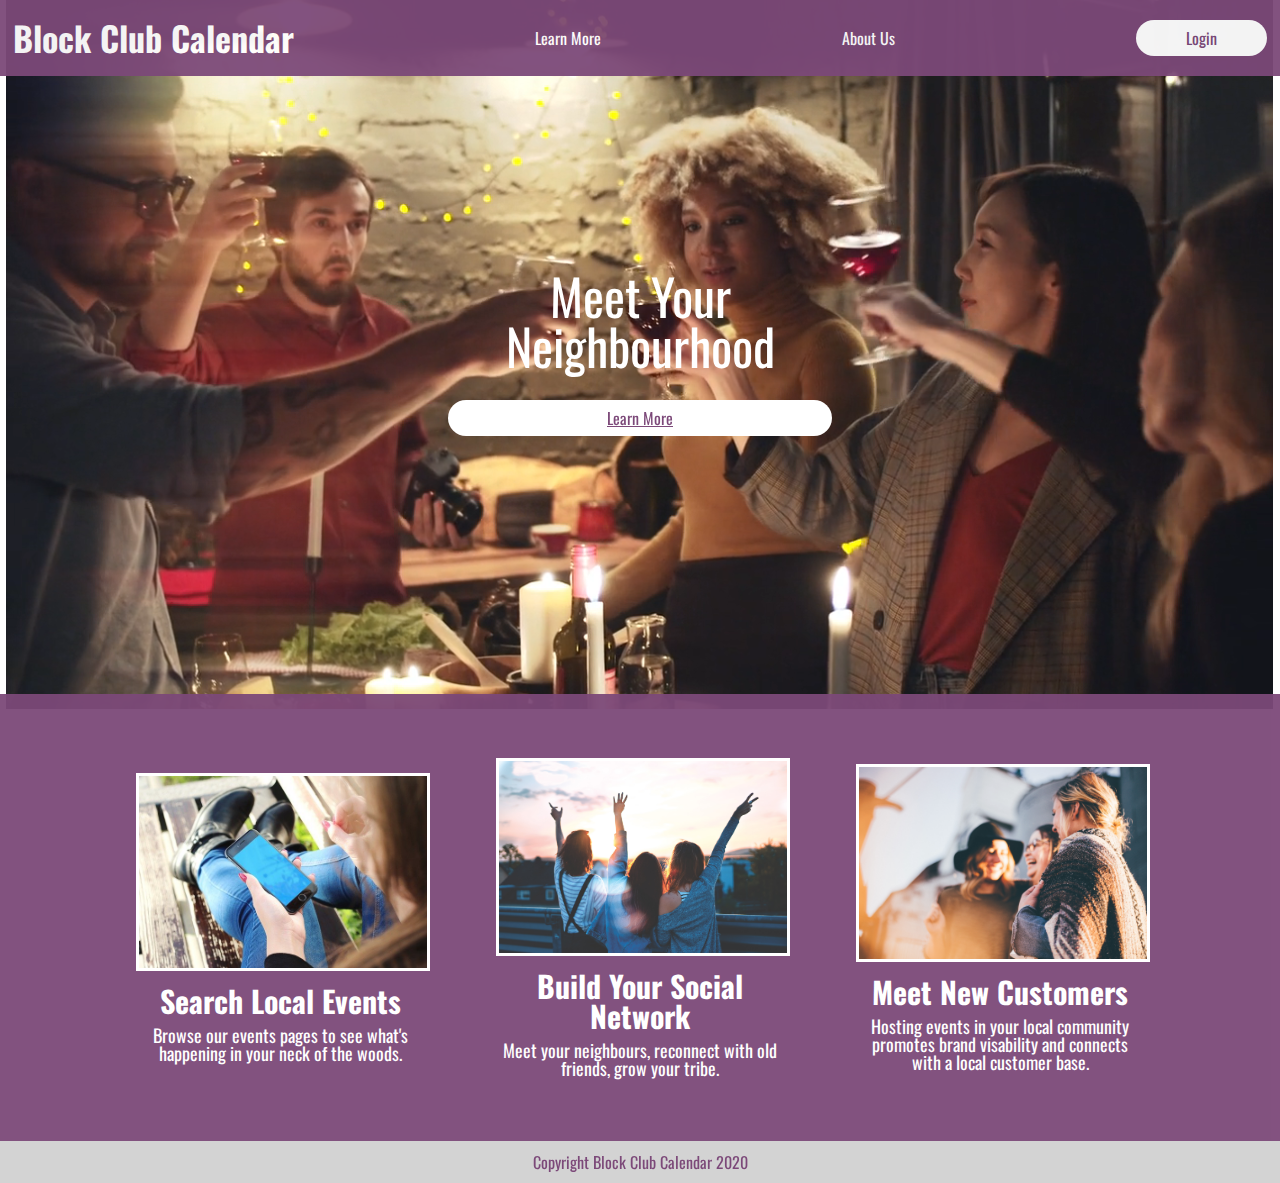
<file: index.html>
<!DOCTYPE html>
<html lang="en">
<head>
    <meta charset="UTF-8">
    <meta name="viewport" content="width=device-width, initial-scale=1.0">
    
    <title>Block Club Calendar</title>

    <link href="css/index.css" rel="stylesheet">

    <link href="https://fonts.googleapis.com/css?family=Oswald&display=swap" rel="stylesheet">

</head>

<body>

        <nav>
           
              <a href="index.html" id="logo">Block Club Calendar</a>
              <a href="#learn_more">Learn More</a>
              <a href="about-us.html">About Us</a>
              <a href="https://front-end-beta.now.sh/" id="button"> Login </a>
                
        </nav>   
  

<div class="main-container"> 

        <header> 
            <div class="content-div">
                <h2>Meet Your Neighbourhood</h2>
                <a href="#learn_more" class=button> Learn More </a>
                </div>

            <video id="videoBG" poster = "Video/poster.png" autoplay muted loop>
                    <source src="Video/stock_video_neighbours .mp4" type="video/mp4">
            </video>

           
        </header>


        <section class=benefits-flex id="learn_more"> 
                    
                    <div>
                        <img src="images/woman_holding_iphone.jpg" alt="woman holding iphone">
                        <h3>Search Local Events</h3>
                        <p>Browse our events pages to see what's happening in your neck of the woods.</p>
                    </div>
                    
                    <div>
                        <img src="images/simon-maage-tXiMrX3Gc-g-unsplash.jpg" alt="friends together">
                        <h3>Build Your Social Network</h3>
                        <p> Meet your neighbours, reconnect with old friends, grow your tribe. </p>
                    </div>
                    
                    <div>
                        <img src="images/new_friends.jpg" alt="community meeting">   
                        <h3>Meet New Customers</h3>
                        <p>Hosting events in your local community promotes brand visability 
                         and connects with a local customer base. </p>
                    </div>           
        
            </section>      


       <!--<section class="feature-box-1">
            
            <img src="images/new_friends.jpg" alt="">
            
            <div class="feature-div">
                <h2>Feature #1</h2>
                <p>
                    They say everything looks better with odd numbers of things. 
                    But sometimes I put even numbers—just to upset the critics. 
                    Let's build some happy little clouds up here. 
                    Painting should do one thing. It should put happiness in your heart. 
                    All you have to learn here is how to have fun. 
                    If there's two big trees invariably sooner or later there's gonna be a little tree.
                
                </p>
        </div> --> 
            
        


        



</div>

    
</body>

<footer>
    
    Copyright Block Club Calendar 2020 

</footer>
</html>
</file>
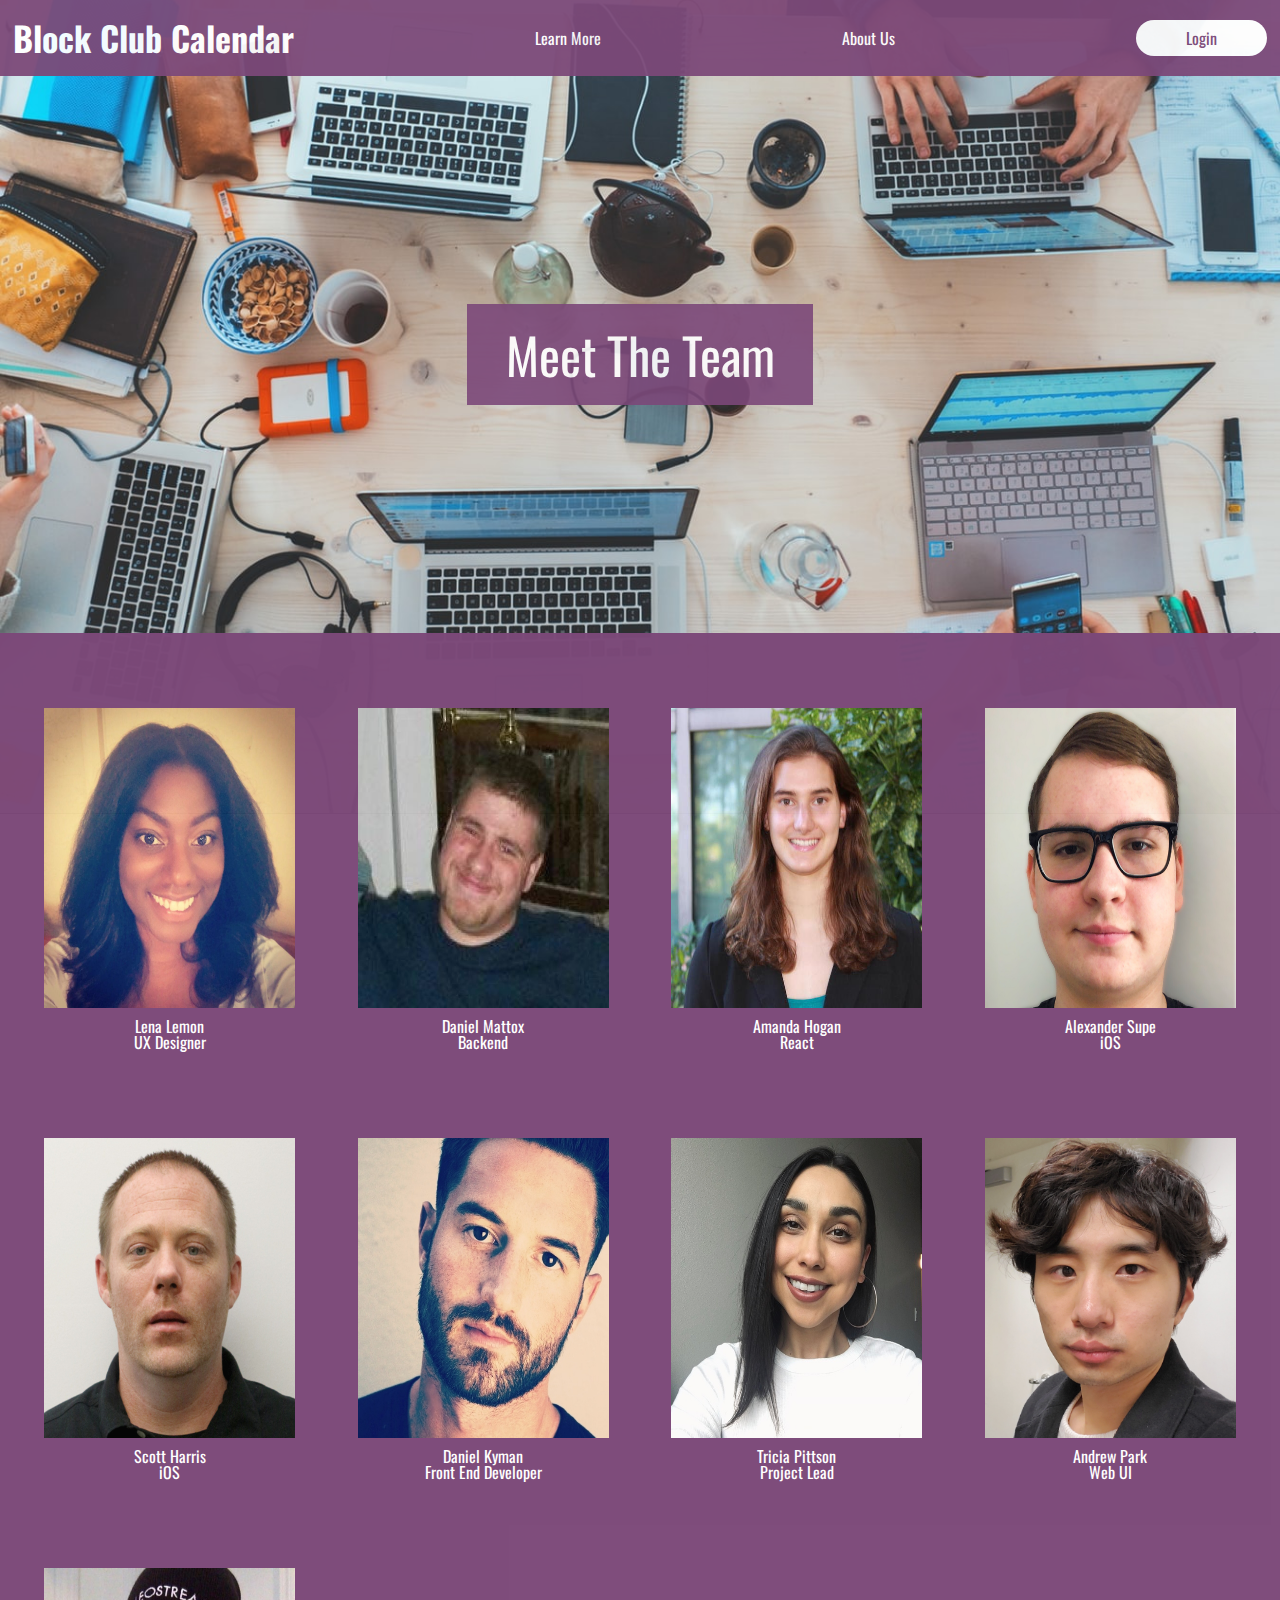
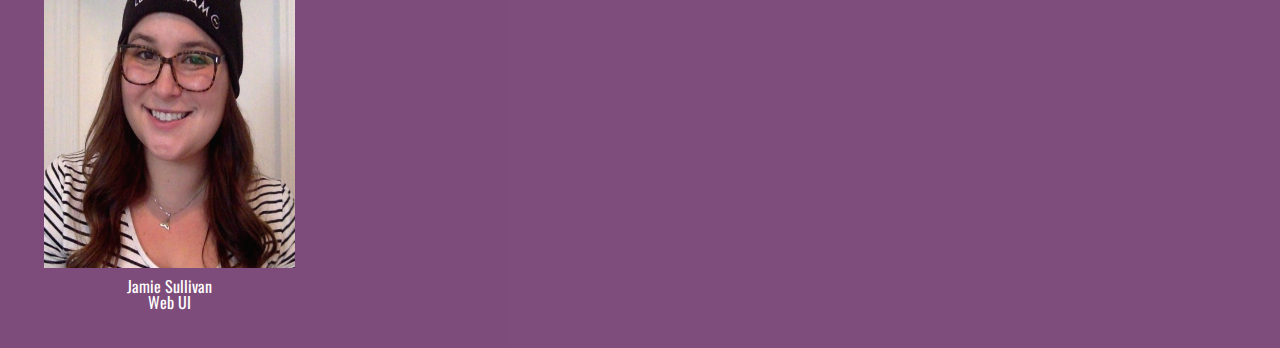
<file: about-us.html>
<!DOCTYPE html>
<html lang="en">
<head>
    <meta charset="UTF-8">
    <meta name="viewport" content="width=device-width, initial-scale=1.0">

    <title>About Us - Block Club Calendar</title>

    <link href="css/index.css" rel="stylesheet">

    <link href="https://fonts.googleapis.com/css?family=Oswald&display=swap" rel="stylesheet">
</head>
<body>


    <nav>     
        <a href="index.html" id="logo">Block Club Calendar</a>
        <a href="index.html">Learn More</a>
        <a href="about-us.html">About Us</a>
        <a href="https://front-end-beta.now.sh/" id="button"> Login </a>     
  </nav>   

    <div class="main-container">
        
       

    <header class=about-us-header> 
        
            <h1>Meet The Team</h1>
            <img src="images/meet_the_team.jpeg" id="background-image" alt="people working on laptops">
            
    </header>

  <section class = main-section> 
      
    
    <div class="headshot-flex-row">
      
                <div>
                    <img src="images/Headshots/Lena_Lemon_UX.JPG" alt="">
                    <h2>Lena Lemon</h2>
                    <p>UX Designer</p>
                </div>
                
                <div>
                    <img src="images/Headshots/Daniel_Mattox_Backend.jpeg" alt="">
                    <h2>Daniel Mattox</h2>
                    <p>Backend</p>
                </div>
                
                <div>
                    <img src="images/Headshots/Amanda_Hogan_React.jpeg"  alt="">
                    <h2>Amanda Hogan</h2>
                    <p>React</p>
                </div>
                
                <div>
                    <img src="images/Headshots/Alexander_Supe_IOS.png" alt="">
                    <h2>Alexander Supe</h2>
                    <p>iOS</p>
                </div>

                <div>
                    <img src=images/Headshots/scott_harris_ios.jpeg alt="">
                    <h2>Scott Harris</h2>
                    <p>iOS</p>
                </div>
                    
                    <div>
                        <img src="images/Headshots/Daniel_Kyman_FrontEnd.jpeg" alt="">
                        <h2>Daniel Kyman</h2>
                        <p>Front End Developer</p>
                    </div>
                    
                    <div>
                        <img src="images/Headshots/Tricia_Pittson_ProjectLead.jpeg" alt="">
                        <h2>Tricia Pittson</h2>
                        <p>Project Lead</p>
                    </div>
                    
                    <div>
                        <img src="images/Headshots/andrew_park.jpg" alt="">
                        <h2>Andrew Park</h2>
                        <p>Web UI</p>
                    </div>

                    <div>
                        <img src=images/Headshots/jamie_sullivan.jpeg alt="">
                        <h2>Jamie Sullivan</h2>
                        <p>Web UI</p>
                    </div>
            
            </div>

</section>  

    

 

    
    
    
</body>
</html>
</file>
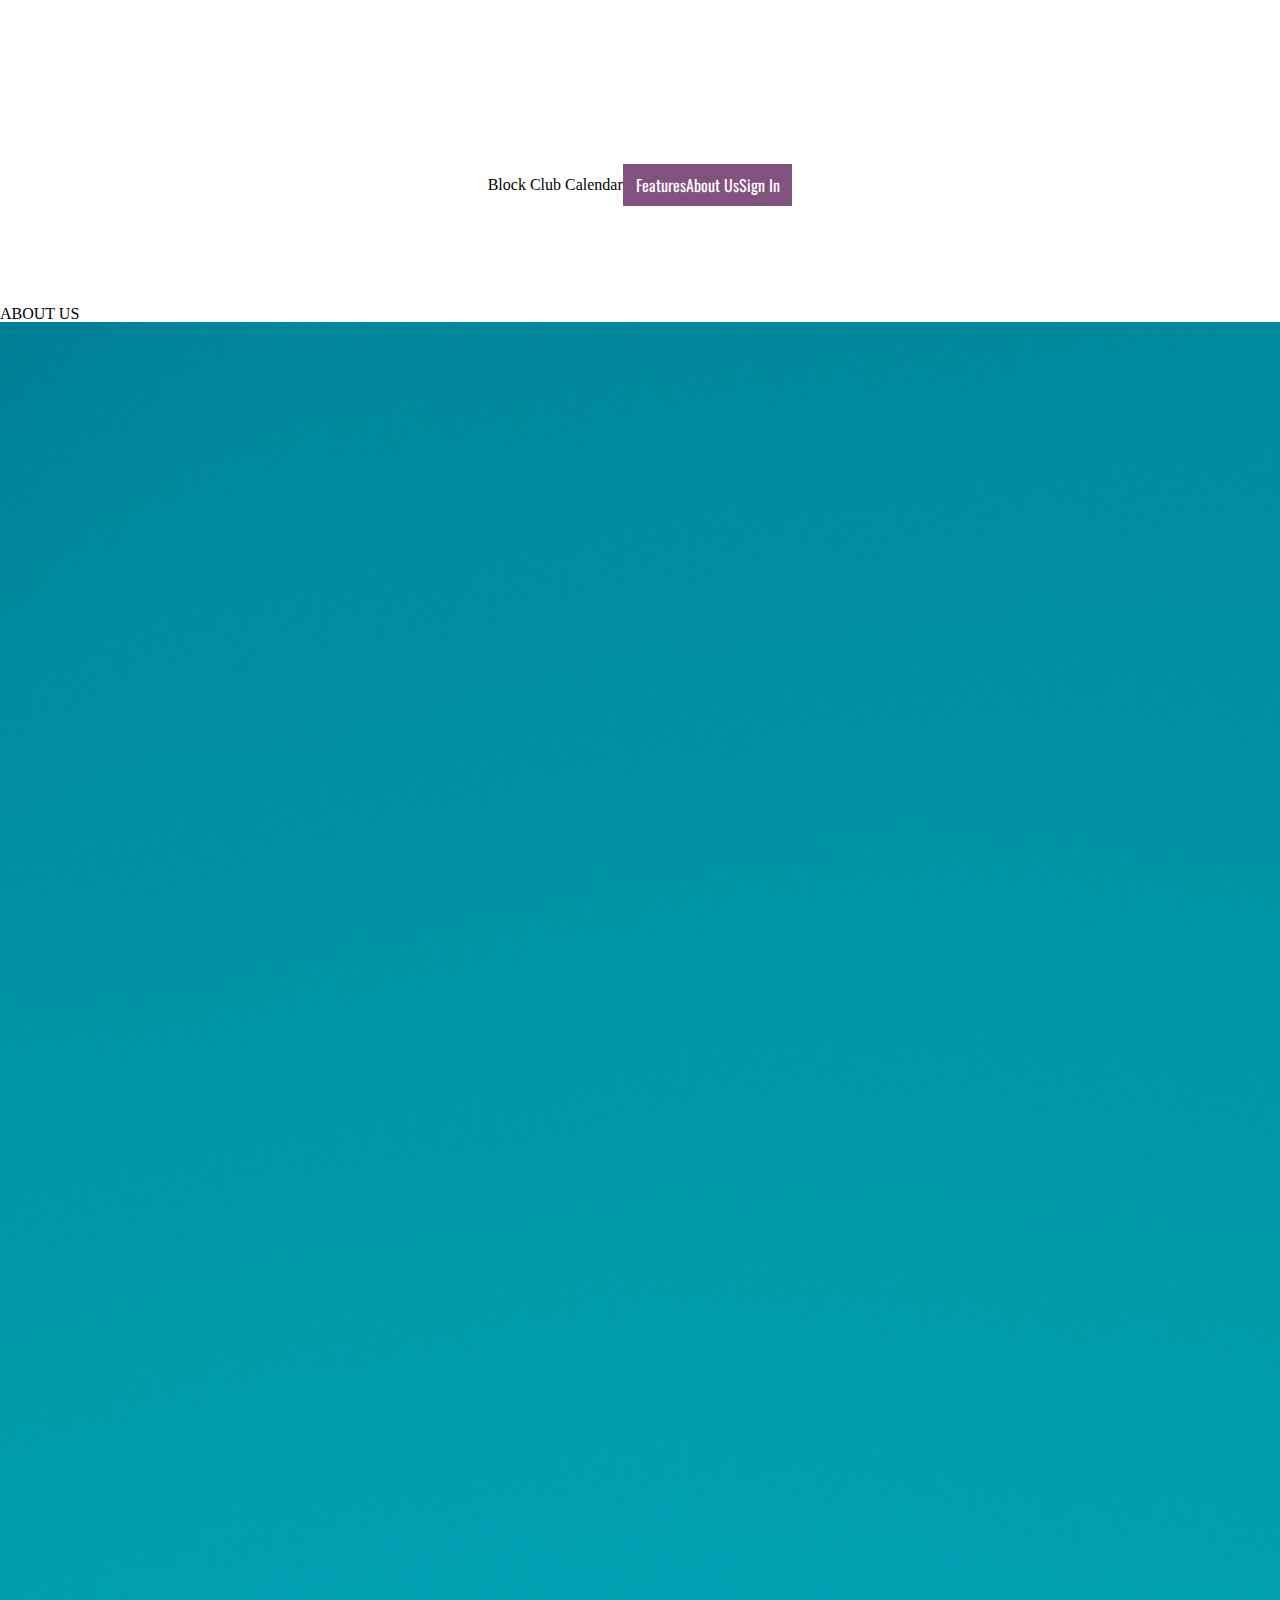
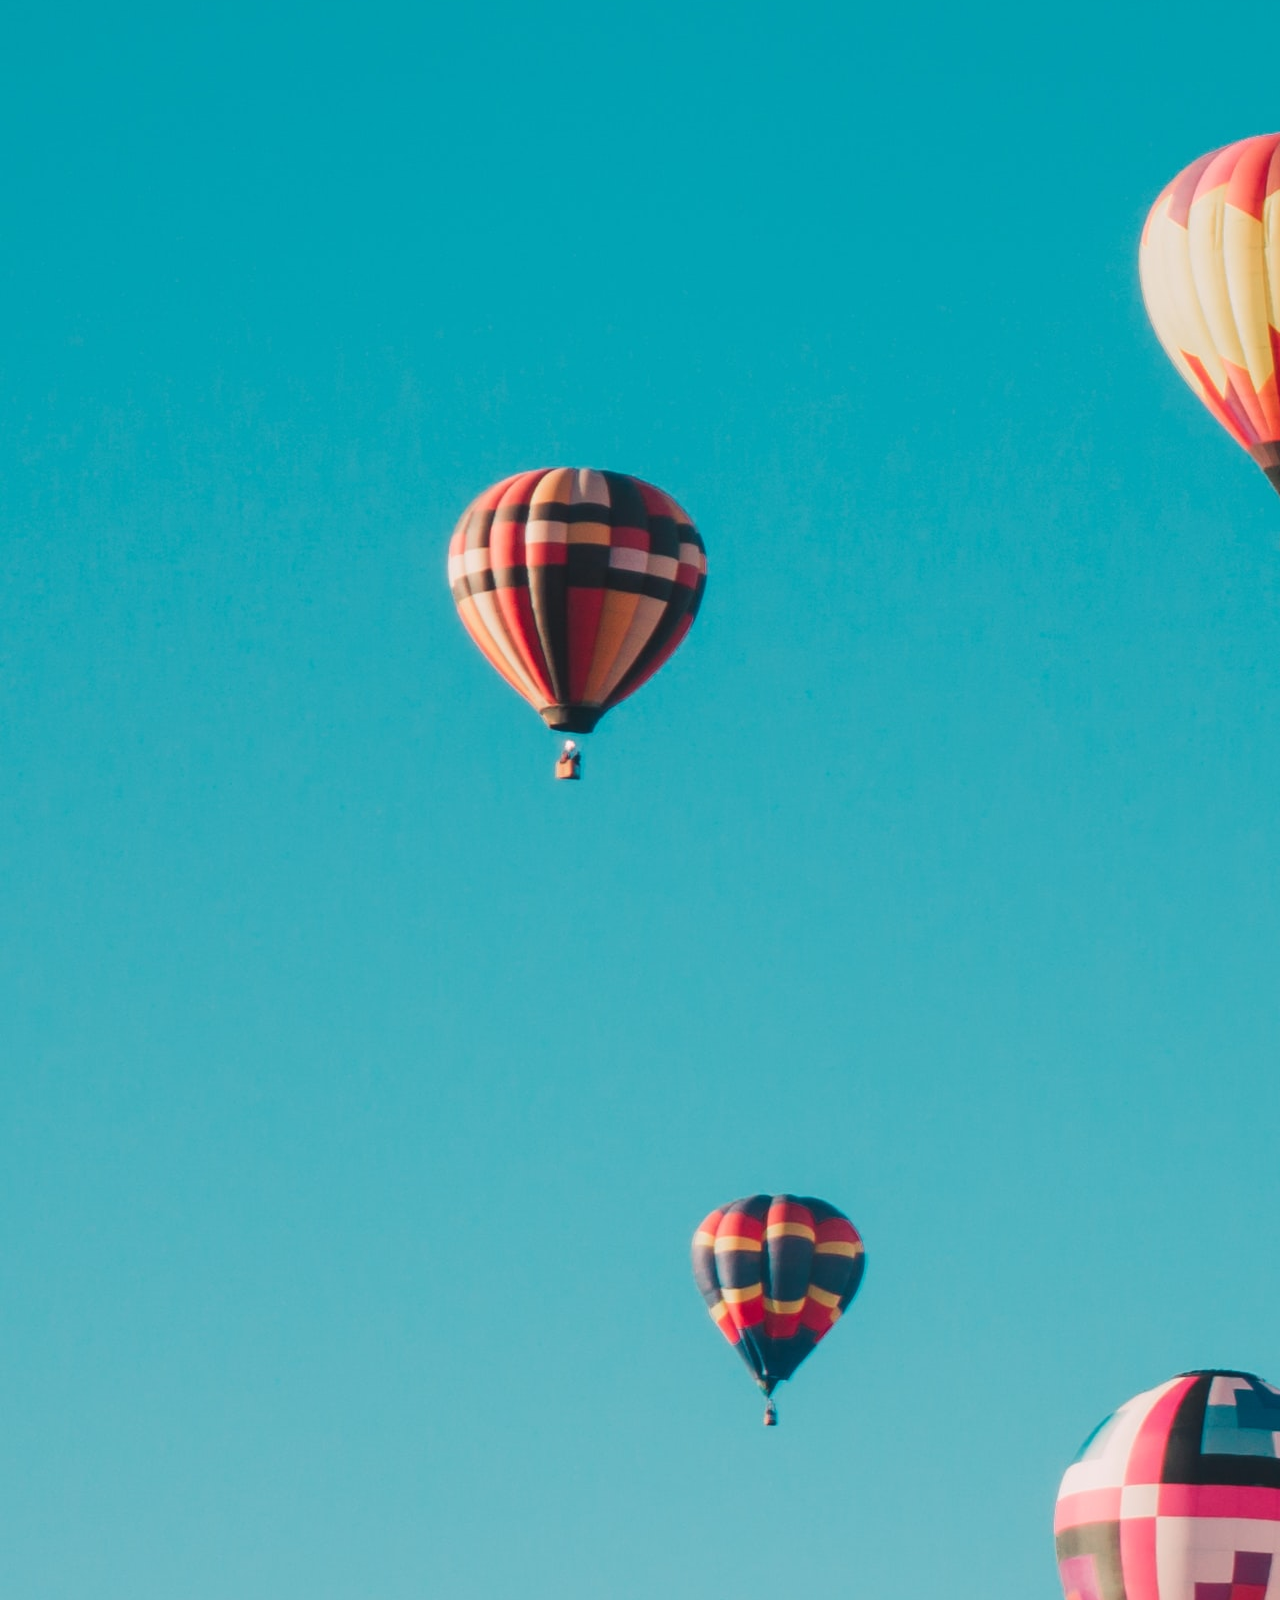
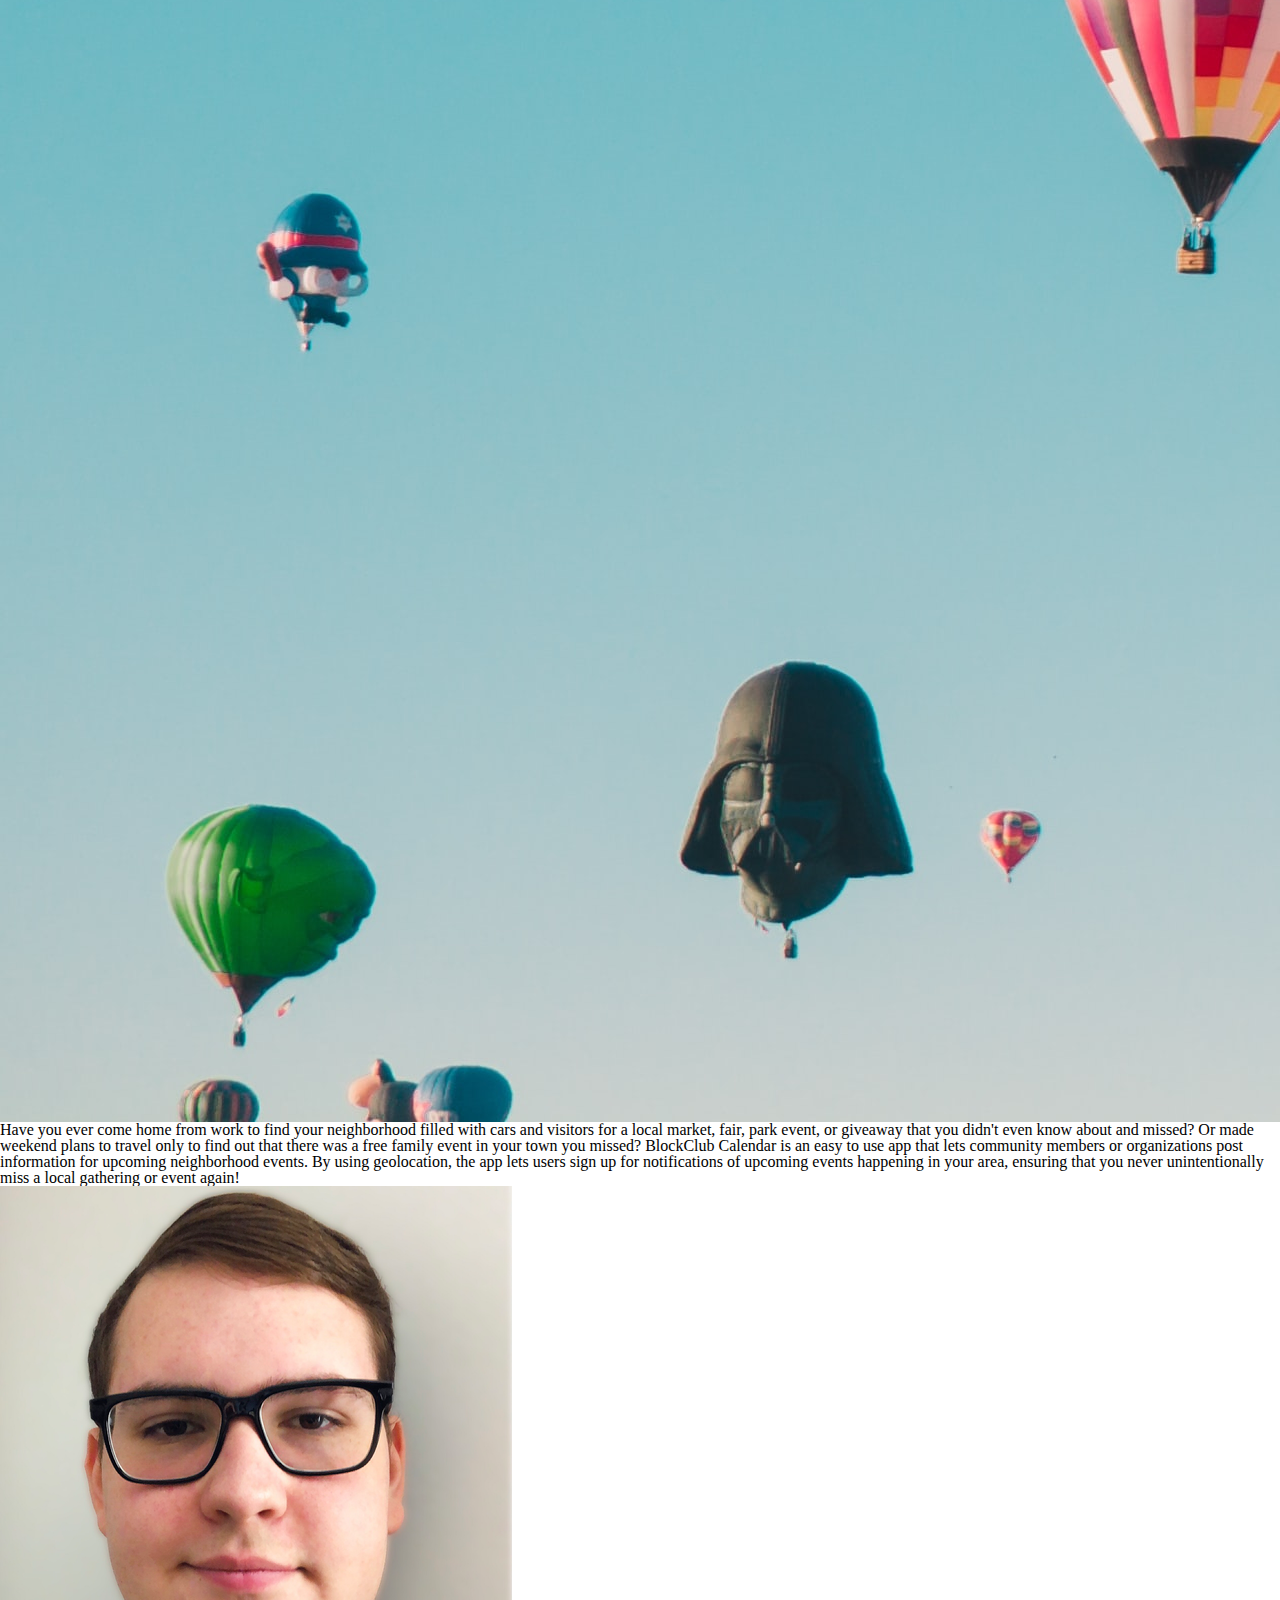
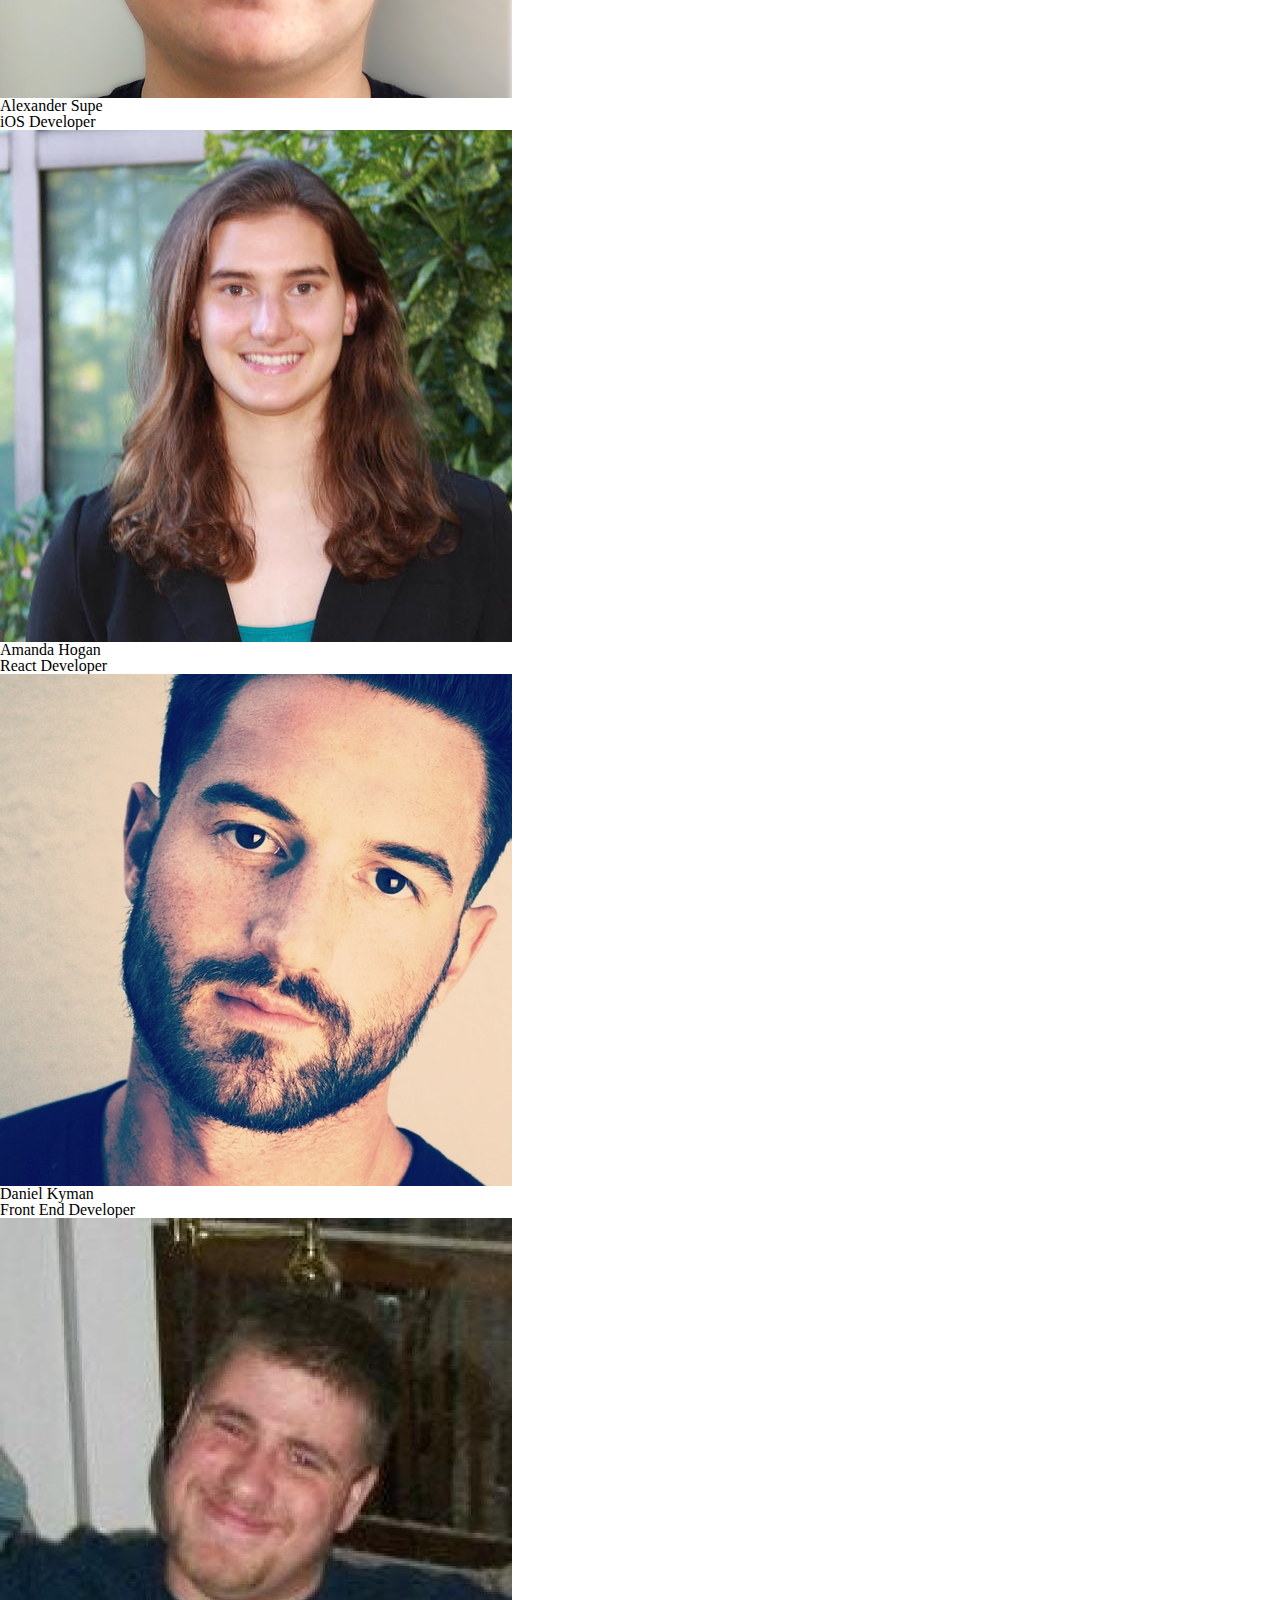
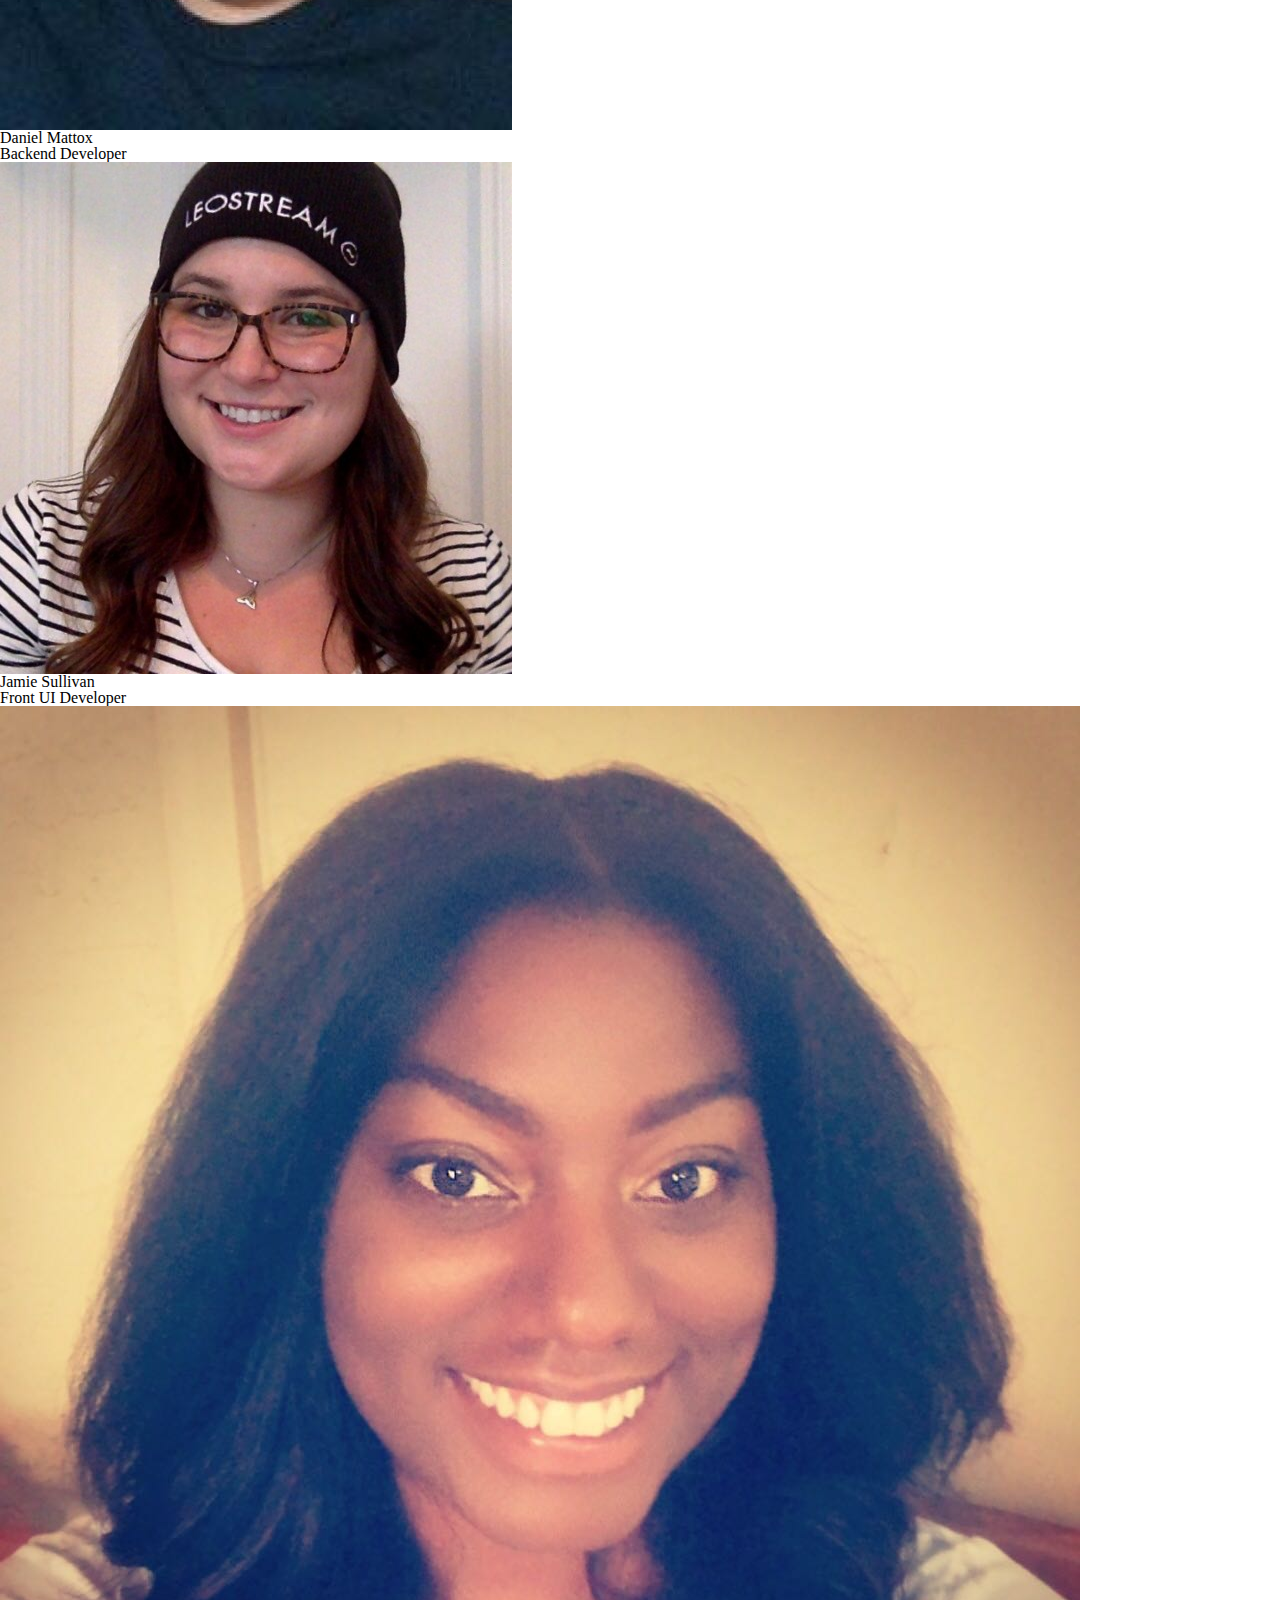
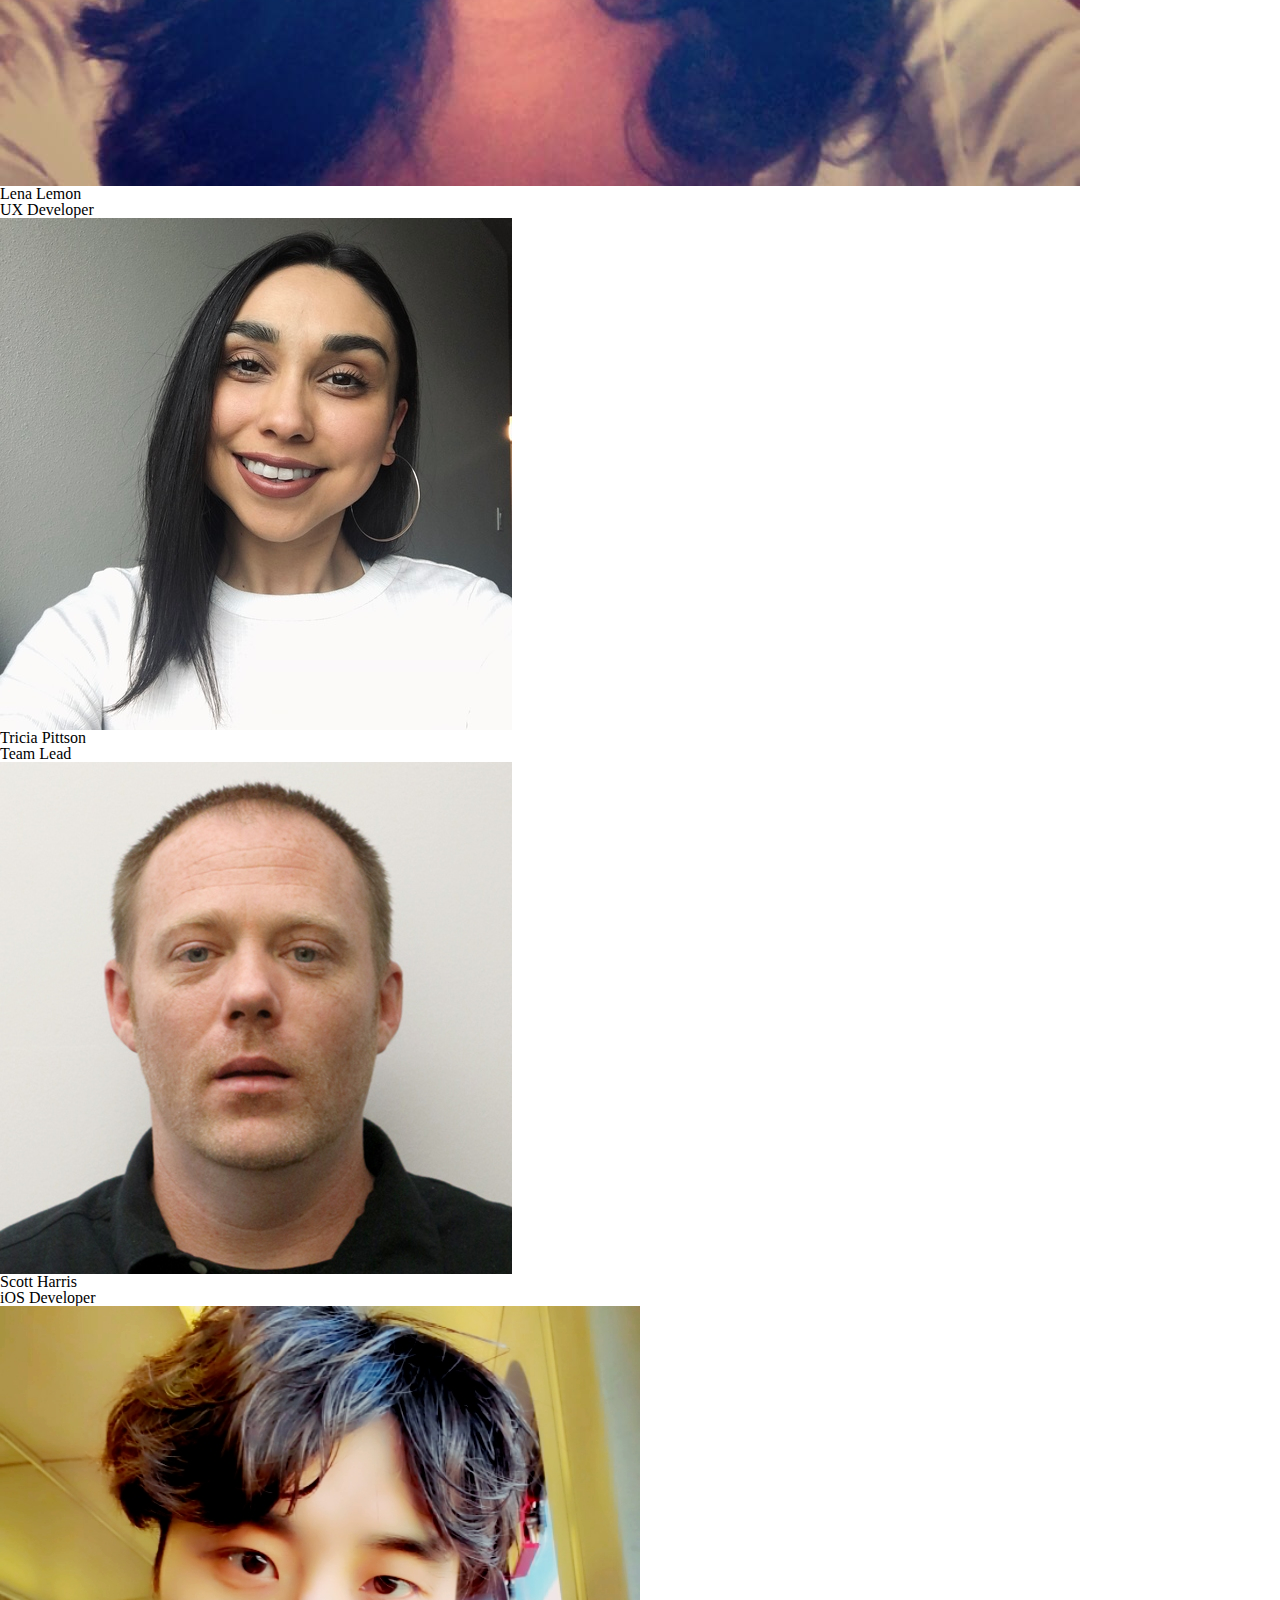
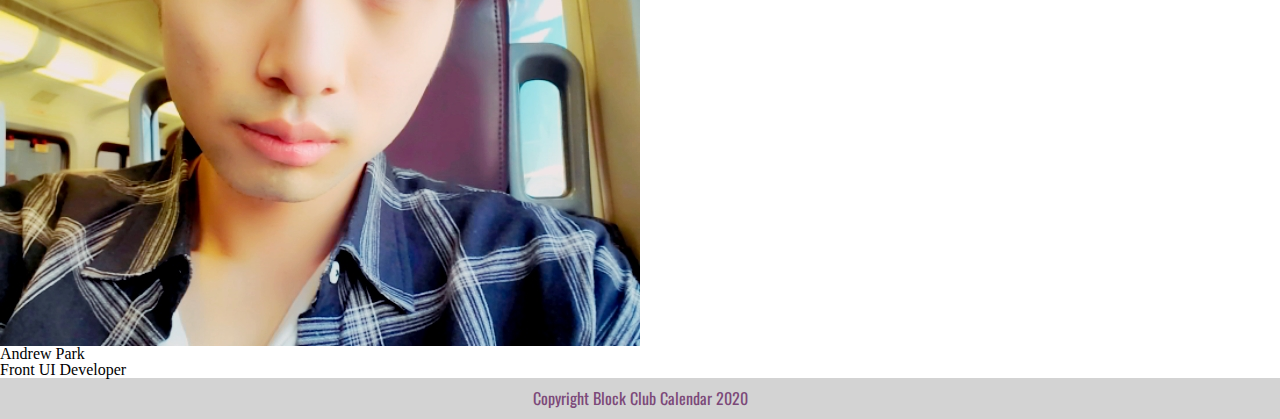
<file: about.html>
<html lang="en">
<head>
  <meta charset="utf-8">
  <meta name="viewport" content="width=device-width, initial-scale=no" />

  <title>Block Club Calendar</title>

  <link href="https://fonts.googleapis.com/css?family=Fjalla+One|Oswald&display=swap" rel="stylesheet">
  <link href="css/index.css" rel="stylesheet">

  <!--[if lt IE 9]>
    <script src="https://cdnjs.cloudflare.com/ajax/libs/html5shiv/3.7.3/html5shiv.js"></script>
  <![endif]-->
</head>

<body>

 <!-- navigation code here -->

 <header class="intro">
     
  <h1>Block Club Calendar</h1>
  <nav class="navigation">
   <a href="index.html">Features</a>
   <a href="about.html">About Us</a>
   <a href="https://front-end-beta.now.sh/">Sign In</a>
  </nav>
</header>
   
  <div class="container about">
 
    <h2>ABOUT US</h2>
    <div class="img-content">
    <img src="img/about.jpg" class="about-img" alt="about-img">
    <p class="p-about"> Have you ever come home from work to find your neighborhood filled with cars and visitors for a local market, fair, park event, or giveaway that you didn't even know about and missed? Or made weekend plans to travel only to find out that there was a free family event in your town you missed?  BlockClub Calendar is an easy to use app that lets community members or organizations post information for upcoming neighborhood events. By using geolocation, the app lets users sign up for notifications of upcoming events happening in your area, ensuring that you never unintentionally miss a local gathering or event again!</p>
    </div>
    <section class="team">
      <ul class="members">
        <li class="first">
          <img src="img/Alexander_Supe_IOS.png" alt="">
      
              <p class="team_name">Alexander Supe</p>
              <p class="team_title">iOS Developer</p>
              </li>
        <li class="second">
         <img src="img/Amanda_Hogan_React.jpeg" alt="">
           
              <p class="team_name">Amanda Hogan</p>
              <p class="team_title">React Developer</p>
          </li>

              <li class="third">
                <img src="img/Daniel_Kyman_FrontEnd.jpeg" alt="">
              <p class="team_name">Daniel Kyman</p>
              <p class="team_title">Front End Developer</p>

            </li>
         
        <li class="fourth">
        <img src="img/Daniel_Mattox_Backend.jpeg" alt="">
        
              <p class="team_name">Daniel Mattox</p>
              <p class="team_title">Backend Developer</p>
 
         </li>
        
        <li class="fifth">
         <img src="img/jamie_sullivan.jpeg" alt="">
         
              <p class="team_name">Jamie Sullivan</p>
              <p class="team_title">Front UI Developer</p>
 
      </li>
         
        <li class="sixth">
        <img src="img/Lena_Lemon_UX.jfif" alt="">
       
              <p class="team_name">Lena Lemon</p>
              <p class="team_title">UX Developer</p>
     
     </li>
     <li class="seventh">
      <img src="img/Tricia_Pittson_ProjectLead.jpeg" alt="">
     
            <p class="team_name">Tricia Pittson</p>
            <p class="team_title">Team Lead</p>
   
   </li>
     <li class="eighth">
      <img src="img/scott_harris_ios.jpeg" alt="">
     
            <p class="team_name">Scott Harris</p>
            <p class="team_title">iOS Developer</p>
   
   </li>
   <li class="ninth">
    <img src="img/tmp_1566779260066.jpg" alt="">
   
          <p class="team_name">Andrew Park</p>
          <p class="team_title">Front UI Developer</p>
 
 </li>
    </ul>
    
      </section>

    <footer>
        
        <p>Copyright Block Club Calendar 2020</p>
   
      </footer>
    </div>


</body>
</html>
</file>
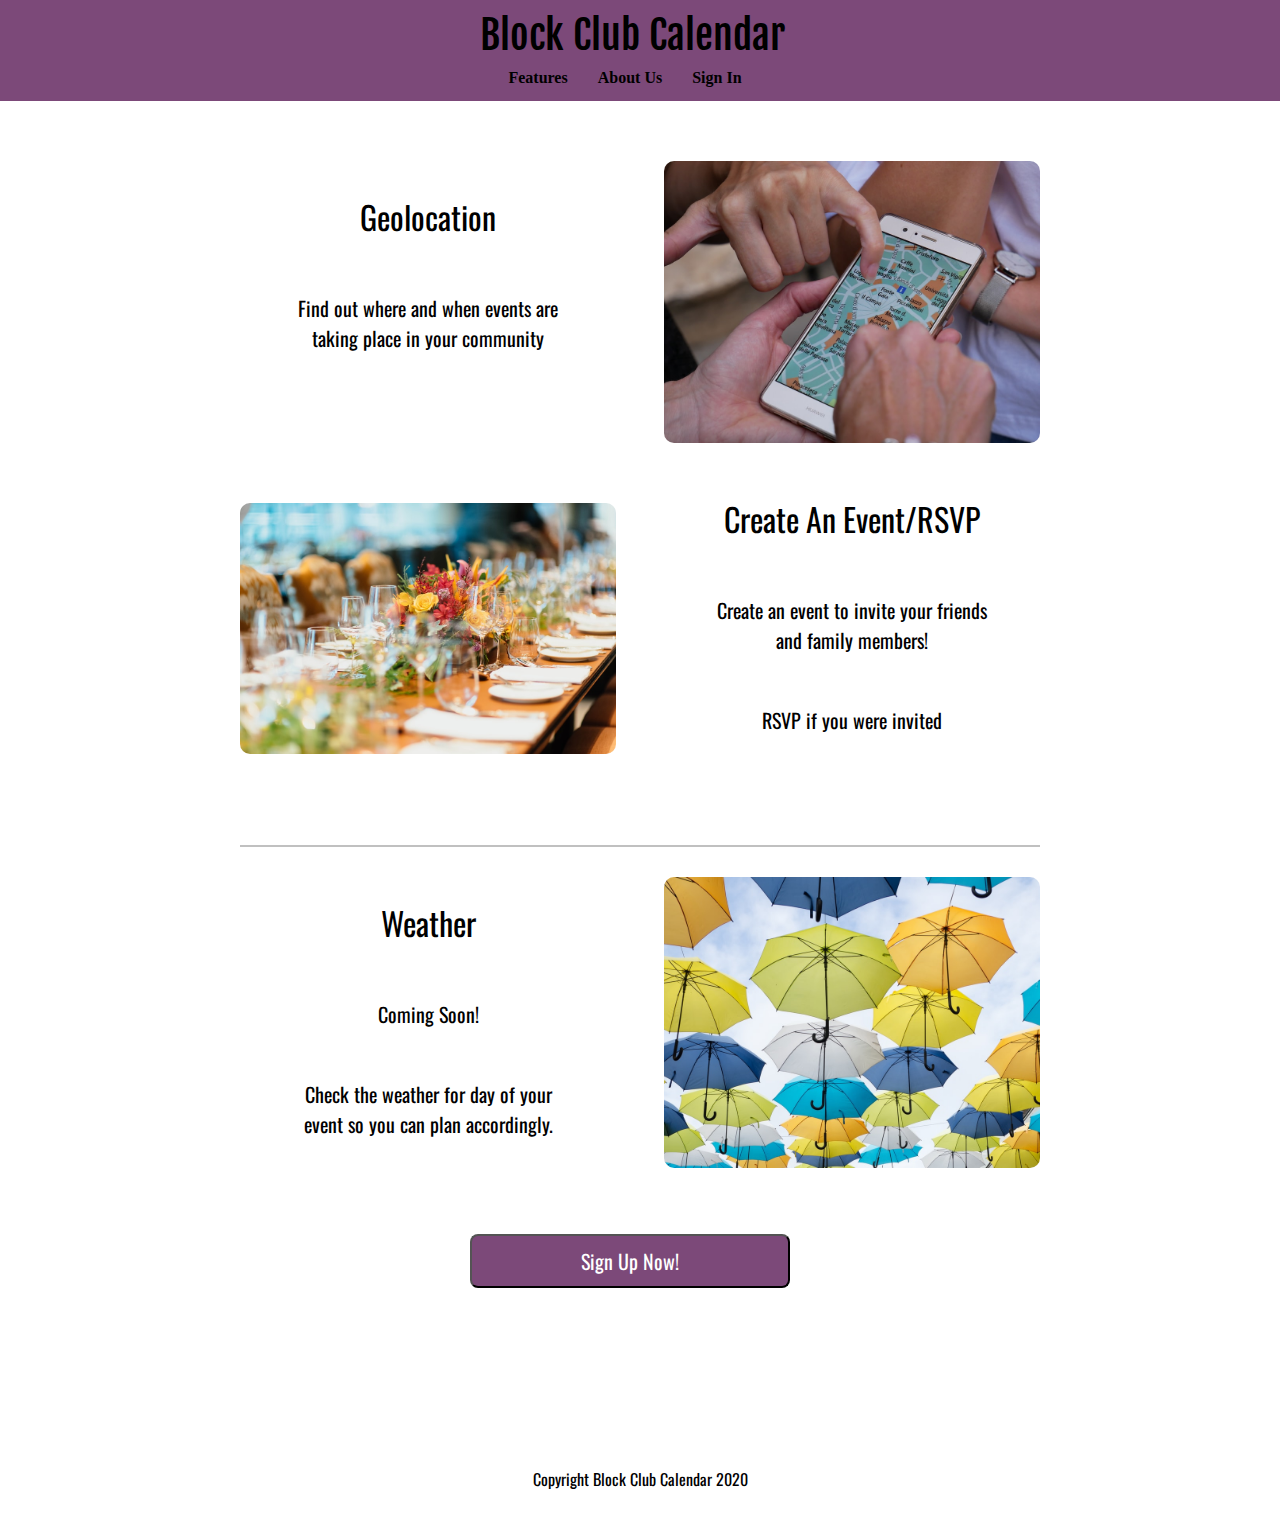
<file: features.html>
<html lang="en">
<head>
  <meta charset="utf-8">
  <meta name="viewport" content="width=device-width, initial-scale=1.0" />

  <title>Block Club Calendar</title>
  <link href="https://fonts.googleapis.com/css?family=Fjalla+One|Oswald&display=swap" rel="stylesheet">
  <link href="css/features.css" rel="stylesheet">

  <!--[if lt IE 9]>
    <script src="https://cdnjs.cloudflare.com/ajax/libs/html5shiv/3.7.3/html5shiv.js"></script>
  <![endif]-->
</head>

<body>

 <!-- navigation code here -->

 <header class="intro">
     
  <h1>Block Club Calendar</h1>
  <nav class="navigation">
   <a href="features.html">Features</a>
   <a href="about.html">About Us</a>
   <a href="https://front-end-beta.now.sh/">Sign In</a>
  </nav>
</header>

  <div class="container home">
   
    <section class="content-section">
      <div class="text-content">
        <h2>Geolocation</h2>
        <p>Find out where and when events are taking place in your community</p>
      </div>
      <div class="img-content">
        <img src="img/geolocation.jpg" alt="geolocation">
      </div>
    </section>
    <section class="content-section inverse-content">
      <div class="img-content">
          <img src="img/event.jpg" class="img-fluid rounded" alt="event">
      </div>
      <div class="inverse-text">
        <h2>Create An Event/RSVP</h2>
        <p>Create an event to invite your friends and family members! </p> 
        <p>RSVP if you were invited</p>
      </div>
    </section>
      <section class="content-section2">
    
        <div class="text-content2">
          <h2>Weather</h2>
          <p>Coming Soon! </p>
          <p>Check the weather for day of your event so you can plan accordingly.</p>
        </div>
        <div class="img-content">
          <img src="img/weather.jpg" alt="weather">
        </div>
    
    </section>
         
    <div class="btn">
      <a href="https://front-end-beta.now.sh/api/users/register"> <button class="sign">Sign Up Now!</button></a>
    </div>
 
 </div>
 <footer>
  <p>Copyright Block Club Calendar 2020</p>
</footer>


</body>
</html>
</file>
<file: css/index.css>
.display-flex {
  display: flex;
  flex-direction: row;
  justify-content: space-between;
}
.pic {
  height: 400px;
  width: 600px;
}
/* http//meyerweb.com/eric/tools/css/reset/ 
   v2.0 | 20110126
   License: none (public domain)
*/
html,
body,
div,
span,
applet,
object,
iframe,
h1,
h2,
h3,
h4,
h5,
h6,
p,
blockquote,
pre,
a,
abbr,
acronym,
address,
big,
cite,
code,
del,
dfn,
em,
img,
ins,
kbd,
q,
s,
samp,
small,
strike,
strong,
sub,
sup,
tt,
var,
b,
u,
i,
center,
dl,
dt,
dd,
ol,
ul,
li,
fieldset,
form,
label,
legend,
table,
caption,
tbody,
tfoot,
thead,
tr,
th,
td,
article,
aside,
canvas,
details,
embed,
figure,
figcaption,
footer,
header,
hgroup,
menu,
nav,
output,
ruby,
section,
summary,
time,
mark,
audio,
video {
  margin: 0;
  padding: 0;
  border: 0;
  font-size: 100%;
  font: inherit;
  vertical-align: baseline;
}
/* HTML5 display-role reset for older browsers */
article,
aside,
details,
figcaption,
figure,
footer,
header,
hgroup,
menu,
nav,
section {
  display: block;
}
body {
  line-height: 1;
}
ol,
ul {
  list-style: none;
}
blockquote,
q {
  quotes: none;
}
blockquote:before,
blockquote:after,
q:before,
q:after {
  content: '';
  content: none;
}
table {
  border-collapse: collapse;
  border-spacing: 0;
}
nav {
  display: flex;
  flex-direction: row;
  justify-content: space-between;
  align-items: center;
  background-color: #7C4979;
  opacity: 0.95;
  height: 1%;
  padding: 1%;
}
@media (max-width: 500px) {
  nav {
    flex-direction: column;
    justify-content: space-between;
    text-align: center;
    padding: 0%;
  }
}
nav a {
  text-decoration: none;
  font-family: Oswald;
  font-size: 16px;
  color: white;
}
@media (max-width: 500px) {
  nav a {
    display: block;
    font-size: 30px;
    padding-top: 10%;
    padding-bottom: 10%;
  }
}
#button {
  display: flex;
  justify-content: center;
  text-align: center;
  align-items: center;
  width: 10;
  height: 10;
  background-color: white;
  color: #7C4979;
  font-family: Oswald;
  font-size: 16px;
  border-radius: 25px;
  padding-left: 50px;
  padding-right: 50px;
  padding-top: 10px;
  padding-bottom: 10px;
}
@media (max-width: 500px) {
  #button {
    display: block;
    font-size: 30px;
    padding-top: 10%;
    padding-bottom: 10%;
    background-color: #7C4979;
    color: white;
    border: none;
  }
}
#logo {
  color: white;
  text-align: center;
  font-family: Oswald;
  font-style: normal;
  font-weight: bold;
  font-size: 34px;
  line-height: 50px;
}
.main-container {
  font-family: Oswald;
}
header {
  display: flex;
  flex-direction: row;
  justify-content: space-between;
  justify-content: center;
  align-items: center;
  padding-top: 100px;
  padding-bottom: 100px;
  margin-top: 5%;
}
@media (max-width: 500px) {
  header {
    background: #D3D3D3;
    margin-top: 0px;
    margin-bottom: 0px;
  }
}
header .content-div {
  display: flex;
  justify-content: center;
  text-align: center;
  flex-direction: column;
  width: 30%;
  padding: 30px;
}
@media (max-width: 500px) {
  header .content-div {
    padding: 3%;
    width: 100%;
  }
}
header .content-div h2 {
  font-size: 50px;
  margin-bottom: 30px;
  text-align: center;
  color: white;
}
@media (max-width: 500px) {
  header .content-div h2 {
    color: #7C4979;
  }
}
header .content-div .button {
  display: flex;
  justify-content: center;
  text-align: center;
  align-items: center;
  width: 10;
  height: 10;
  background-color: white;
  color: #7C4979;
  font-family: Oswald;
  font-size: 16px;
  border-radius: 25px;
  padding-left: 50px;
  padding-right: 50px;
  padding-top: 10px;
  padding-bottom: 10px;
}
.benefits-flex {
  display: flex;
  justify-content: space-evenly;
  align-items: center;
  background-color: #7C4979;
  opacity: 0.95;
  padding: 5%;
  margin-top: 10%;
}
@media (max-width: 500px) {
  .benefits-flex {
    flex-direction: column;
    justify-content: center;
    align-items: center;
    margin-top: 0px;
  }
}
.benefits-flex div {
  width: 25%;
}
@media (max-width: 500px) {
  .benefits-flex div {
    width: 100%;
    margin-bottom: 5%;
  }
}
.benefits-flex div h3 {
  font-size: 20px;
  text-align: center;
  margin-bottom: 10px;
  color: white;
  font-size: 30px;
  font-weight: bold;
}
.benefits-flex div p {
  font-size: 18px;
  text-align: center;
  color: white;
}
.benefits-flex div img {
  width: 100%;
  height: 60%;
  margin-bottom: 5%;
  border: solid white;
}
#videoBG {
  position: fixed;
  z-index: -1;
  width: 99%;
}
@media (max-width: 500px) {
  #videoBG {
    display: none;
  }
}
footer {
  font-family: Oswald;
  text-align: center;
  background-color: #D3D3D3;
  padding: 1%;
  color: #7C4979;
}
.about-us-header h1 {
  font-family: Oswald;
  font-size: 50px;
  color: white;
  background: #7C4979;
  padding-left: 3%;
  padding-right: 3%;
  padding-top: 2%;
  padding-bottom: 2%;
  opacity: 0.9;
  margin-top: 5%;
}
@media (max-width: 500px) {
  .about-us-header h1 {
    background: none;
    color: #7C4979;
  }
}
#background-image {
  z-index: -1;
  position: fixed;
  width: 100%;
  margin-top: 10%;
  margin-left: auto;
  margin-right: auto;
  border: solid black 1px;
}
@media (max-width: 500px) {
  #background-image {
    display: none;
  }
}
.main-section {
  background: #7C4979;
  opacity: 0.98;
  margin-top: 10%;
}
@media (max-width: 500px) {
  .main-section {
    margin-top: 0px;
    opacity: 1;
  }
}
.headshot-flex-row {
  display: flex;
  align-items: center;
  background-color: #7C4979;
  padding: 1%;
  flex-wrap: wrap;
  justify-content: space-between;
  margin: auto;
  margin-top: 20px;
}
@media (max-width: 500px) {
  .headshot-flex-row {
    flex-direction: column;
    margin-top: 0px;
  }
}
.headshot-flex-row div {
  display: flex;
  flex-direction: row;
  justify-content: space-between;
  flex-direction: column;
  align-items: center;
  justify-content: center;
  width: 25%;
  height: 45%;
  margin-top: 5%;
  margin-bottom: 2%;
  color: white;
}
@media (max-width: 500px) {
  .headshot-flex-row div {
    width: 100%;
  }
}
.headshot-flex-row div img {
  width: 80%;
  height: 300px;
  margin-bottom: 10px;
}
@media (max-width: 500px) {
  .headshot-flex-row div img {
    height: 100%;
  }
}
</file>
<file: css/features.css>
/* http://meyerweb.com/eric/tools/css/reset/ 
   v2.0 | 20110126
   License: none (public domain)
*/
html,
body,
div,
span,
applet,
object,
iframe,
h1,
h2,
h3,
h4,
h5,
h6,
p,
blockquote,
pre,
a,
abbr,
acronym,
address,
big,
cite,
code,
del,
dfn,
em,
img,
ins,
kbd,
q,
s,
samp,
small,
strike,
strong,
sub,
sup,
tt,
var,
b,
u,
i,
center,
dl,
dt,
dd,
ol,
ul,
li,
fieldset,
form,
label,
legend,
table,
caption,
tbody,
tfoot,
thead,
tr,
th,
td,
article,
aside,
canvas,
details,
embed,
figure,
figcaption,
footer,
header,
hgroup,
menu,
nav,
output,
ruby,
section,
summary,
time,
mark,
audio,
video {
  margin: 0;
  padding: 0;
  border: 0;
  font-size: 100%;
  font: inherit;
  vertical-align: baseline;
}
/* HTML5 display-role reset for older browsers */
article,
aside,
details,
figcaption,
figure,
footer,
header,
hgroup,
menu,
nav,
section {
  display: block;
}
body {
  line-height: 1;
}
ol,
ul {
  list-style: none;
}
blockquote,
q {
  quotes: none;
}
blockquote:before,
blockquote:after,
q:before,
q:after {
  content: '';
  content: none;
}
table {
  border-collapse: collapse;
  border-spacing: 0;
}
* {
  box-sizing: border-box;
}
html {
  font-size: 62.5%;
}
html,
body {
  color: #000000;
}
h2,
h3,
h4,
h5 {
  color: #000000;
  font-family: 'Oswald';
}
h1 {
  font-family: 'Fjalla One';
  font-size: 4rem;
  color: #000000;
}
h2 {
  font-size: 3.2rem;
}
h3 {
  font-size: 2.8rem;
}
p {
  font-size: 1.6rem;
  line-height: 1.4;
  font-family: Oswald;
}
.container {
  max-width: 800px;
  width: 100%;
  margin: 0 auto;
}
.navigation {
  display: flex;
  justify-content: center;
  flex-direction: row;
}
.navigation a {
  text-decoration: none;
  color: inherit;
  align-items: center;
  font-size: 16px;
  padding-right: 30px;
  color: #000000;
  font-weight: bold;
}
.navigation a:hover {
  color: #FFFFFF;
}
footer {
  margin-top: 150px;
}
footer p {
  text-align: center;
  color: #000000;
  padding: 30px;
}
.intro {
  padding-bottom: 15px;
  padding-top: 15px;
  width: 100%;
  display: flex;
  flex-direction: column;
  background-color: #7C4979;
  margin: 0 auto;
}
.intro h1 {
  display: flex;
  align-self: center;
  position: relative;
  margin: 0px 15px 15px 0px;
}
@media (max-width: 500px) {
  .intro {
    width: 105%;
  }
}
@media (max-width: 800px) {
  .intro {
    width: 100%;
  }
}
.home h2 {
  font-size: 3.2rem;
  padding-bottom: 10px;
  text-align: center;
}
.home p {
  line-height: 1.5;
  font-size: 20px;
  margin: 50px;
  text-align: center;
}
.home .content-section {
  margin: 30px 0;
  display: flex;
  flex-wrap: wrap;
  justify-content: space-between;
  padding-top: 30px;
}
.home .content-section .text-content {
  width: 48%;
  padding-right: 1%;
  align-self: center;
}
.home .content-section .img-content {
  width: 48%;
  padding-left: 1%;
}
.home .content-section .img-content img {
  width: 100%;
  height: auto;
  border-radius: 10px;
}
@media (max-width: 800px) {
  .home .content-section .img-content {
    margin-right: 15px;
  }
}
@media (max-width: 500px) {
  .home .content-section {
    display: flex;
    flex-direction: column-reverse;
    justify-content: center;
    width: 200%;
    padding: 10px;
    margin-top: 15px;
  }
  .home .content-section .text-content {
    align-self: flex-start;
    margin-top: 30px;
  }
}
.home .inverse-content {
  padding-bottom: 30px;
  border-top: none;
}
.home .inverse-content .inverse-text {
  width: 48%;
  padding-right: 1%;
  padding-left: 1%;
  padding-right: 0;
}
.home .inverse-content .img-content {
  padding-right: 1%;
  padding-left: 0;
}
@media (max-width: 800px) {
  .home .inverse-content .img-content {
    margin-left: 15px;
  }
}
@media (max-width: 500px) {
  .home .inverse-content {
    margin-top: -20px;
    display: flex;
    flex-direction: column;
    justify-content: center;
  }
  .home .inverse-content .img-content {
    padding-left: 1%;
    margin-bottom: 30px;
  }
}
.home .content-section2 {
  margin-top: 30px;
  display: flex;
  flex-wrap: wrap;
  justify-content: space-between;
  padding-top: 30px;
  border-top: 2px solid silver;
}
.home .content-section2 .text-content2 {
  width: 48%;
  padding-right: 1%;
  margin-top: 30px;
}
.home .content-section2 .img-content {
  width: 48%;
  padding-left: 1%;
}
.home .content-section2 .img-content img {
  width: 100%;
  height: auto;
  border-radius: 10px;
}
@media (max-width: 800px) and (max-width: 800px) {
  .home .content-section2 .img-content {
    margin-right: 15px;
  }
}
@media (max-width: 500px) {
  .home .content-section2 {
    display: flex;
    flex-direction: column-reverse;
    justify-content: center;
    border-top: none;
    width: 200%;
    padding: 5px;
    padding-top: 30px;
    margin-left: 20px;
    margin-top: -80px;
  }
  .home .content-section2 .img-content {
    margin-left: -15px;
    border-radius: 20px;
  }
}
.home .sign {
  background-color: #7C4979;
  color: #FFFFFF;
  padding: 10px;
  border-radius: 8px;
  width: 40%;
  font-size: 20px;
  font-family: Oswald;
  margin-top: 45px;
  margin-left: 230px;
}
.home .sign:hover {
  background-color: #FFFFFF;
  color: #7C4979;
  padding: 10px;
  -webkit-transform: scale(1.3);
  -ms-transform: scale(1.3);
  transform: scale(1.3);
}
@media (max-width: 500px) {
  .home .sign {
    background-color: #7C4979;
    color: #FFFFFF;
    padding: 20px;
    border-radius: 8px;
    width: 40%;
    font-size: 18px;
    margin-left: 150px;
  }
  .home .sign:hover {
    background-color: #FFFFFF;
    color: #7C4979;
    padding: 20px;
  }
}
.about .img-content {
  border-top: 2px solid silver;
}
.about .about-img {
  display: flex;
  width: 800px;
  height: 240px;
  object-fit: cover;
  margin-top: 30px;
}
.about h2 {
  margin-top: 30px;
  margin-left: 20px;
  display: flex;
  justify-content: center;
  flex-direction: row;
  font-size: 90px;
  font-family: Oswald;
  margin-bottom: 30px;
}
.about .p-about {
  margin-top: 30px;
  font-size: 20px;
}
@media (max-width: 500px) {
  .about .p-about {
    font-size: 18px;
    margin: 20px;
    line-height: 1.6;
    text-indent: 20px;
  }
}
</file>
